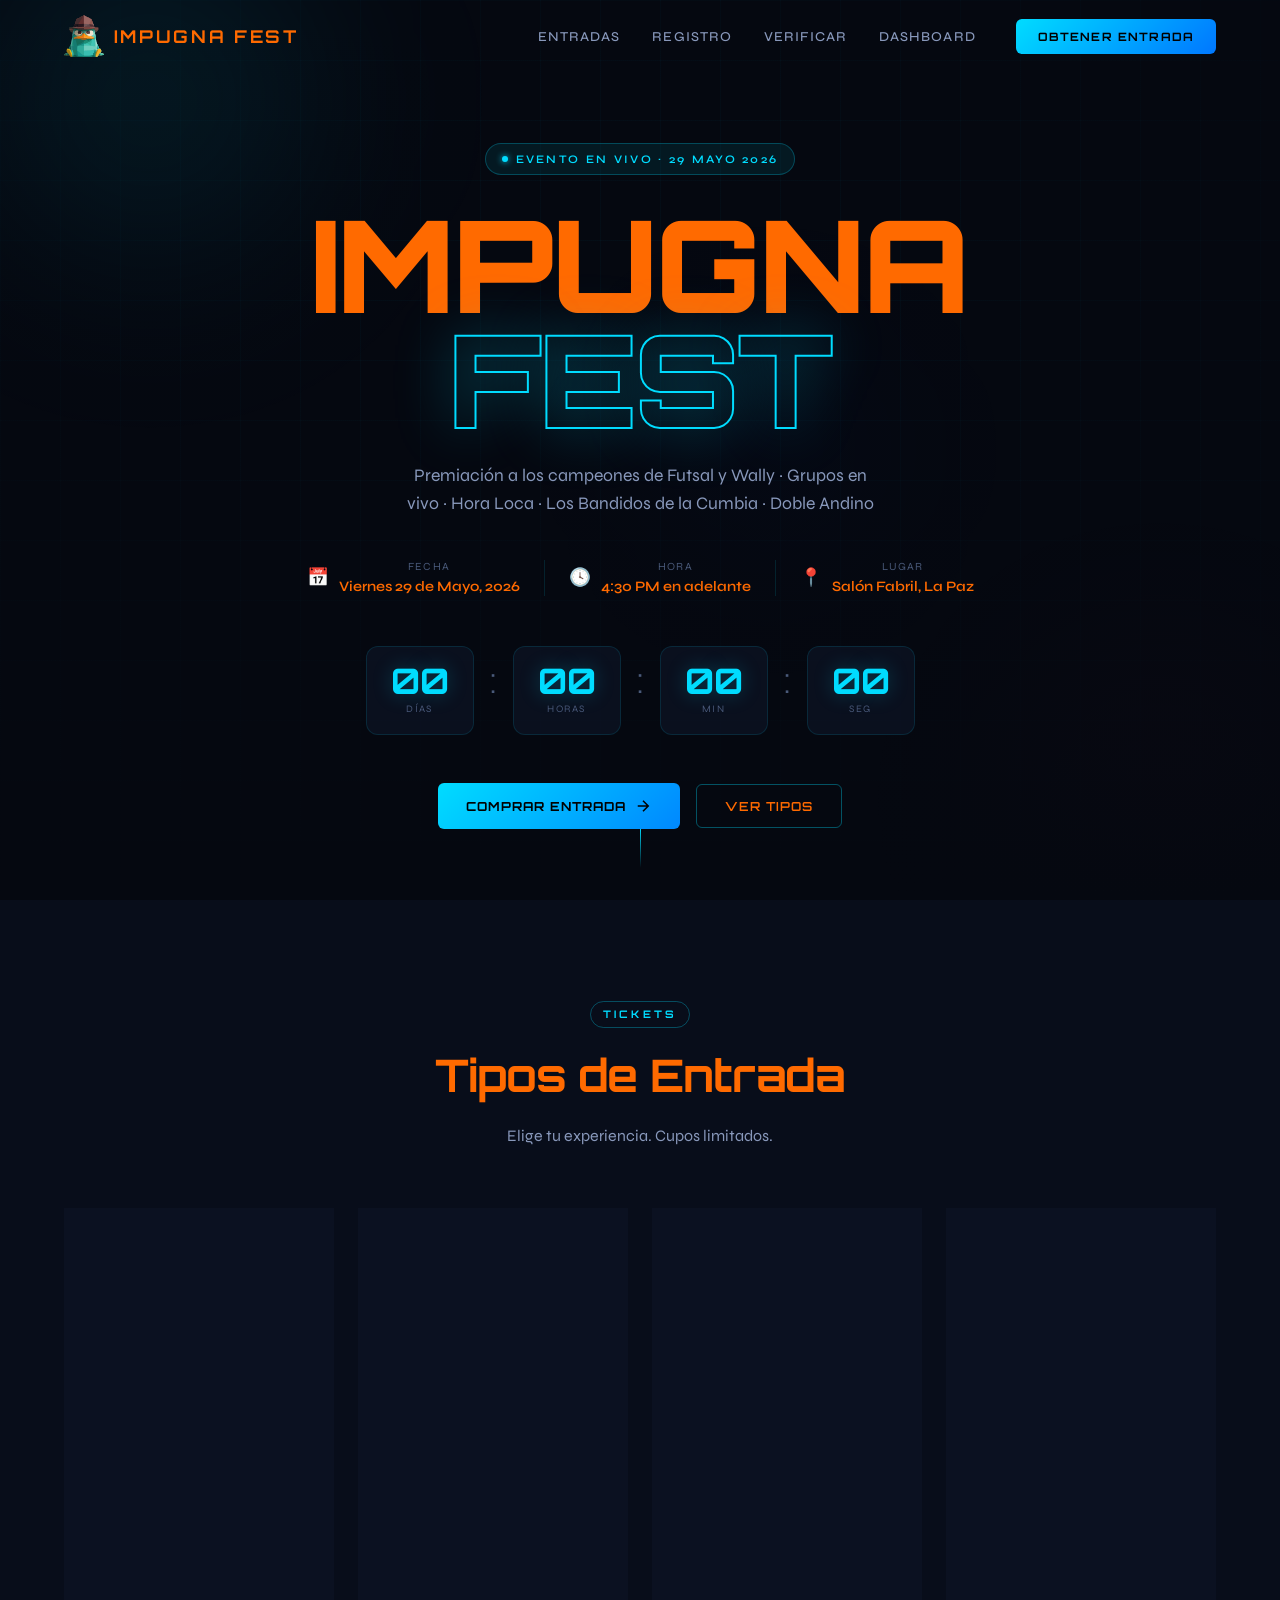
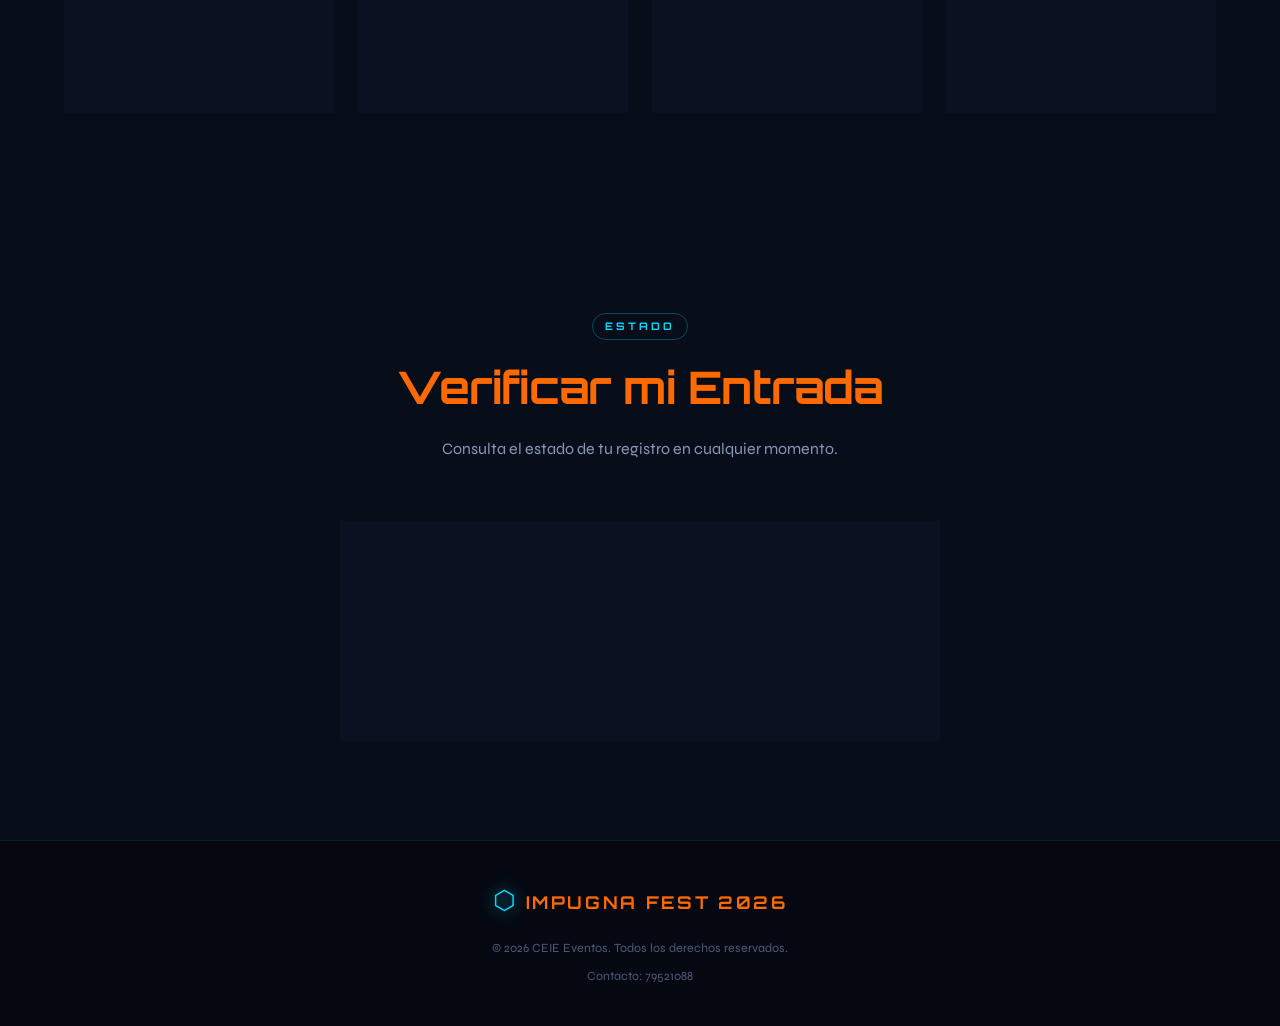
<file: index.html>
<!DOCTYPE html>
<html lang="es">
<head>
  <meta charset="UTF-8" />
  <meta name="viewport" content="width=device-width, initial-scale=1.0" />
  <title>CEIE EVENT — Sistema de Entradas</title>
  <link rel="stylesheet" href="styles.css" />
  <link rel="preconnect" href="https://fonts.googleapis.com" />
  <link rel="preconnect" href="https://fonts.gstatic.com" crossorigin />
  <link href="https://fonts.googleapis.com/css2?family=Orbitron:wght@400;600;700;900&family=Syne:wght@300;400;500;600&display=swap" rel="stylesheet" />
</head>
<body>

  <!-- ═══════════════════════════════ NAVBAR ═══════════════════════════════ -->
<nav class="navbar" id="navbar">
  <div class="nav-inner">
    <div class="nav-logo">
      <img src="logo.svg" alt="Impugna Fest" class="logo-img" />
      <span class="logo-text">IMPUGNA FEST</span>
    </div>
    <ul class="nav-links">
      <li><a href="#entradas">Entradas</a></li>
      <li><a href="#registro">Registro</a></li>
      <li><a href="#verificar">Verificar</a></li>
      <li><a href="dashboard.html" onclick="openDashboard(event)">Dashboard</a></li>

    </ul>
    <button class="nav-cta" onclick="scrollToSection('registro')">Obtener Entrada</button>
    <button class="nav-burger" id="navBurger" aria-label="Menu">
      <span></span><span></span><span></span>
    </button>
  </div>
</nav>
<div class="nav-mobile-menu" id="navMobileMenu">
  <a href="#entradas" onclick="closeMobileMenu()">Entradas</a>
  <a href="#registro" onclick="closeMobileMenu()">Registro</a>
  <a href="#verificar" onclick="closeMobileMenu()">Verificar</a>
  <a href="dashboard.html" onclick="openDashboard(event)">Dashboard</a>

  <button class="nav-mobile-cta" onclick="closeMobileMenu(); scrollToSection('registro')">Obtener Entrada</button>
</div>
  <!-- ═══════════════════════════════ HERO ════════════════════════════════ -->
  <section class="hero" id="hero">
    <div class="hero-bg">
      <div class="hero-grid"></div>
      <div class="hero-orb hero-orb--1"></div>
      <div class="hero-orb hero-orb--2"></div>
      <div class="hero-orb hero-orb--3"></div>
      <div class="hero-lines"></div>
    </div>

<div class="hero-content">
  <div class="hero-badge">
    <span class="badge-dot"></span>
    <span>EVENTO EN VIVO · 29 MAYO 2026</span>
  </div>
  <h1 class="hero-title">
    <span class="title-line">IMPUGNA</span>
    <span class="title-line title-line--accent">FEST</span>
  </h1>
  <p class="hero-subtitle">Premiación a los campeones de Futsal y Wally · Grupos en vivo · Hora Loca · Los Bandidos de la Cumbia · Doble Andino</p>

  <div class="hero-meta">
    <div class="meta-item">
      <span class="meta-icon">📅</span>
      <div>
        <span class="meta-label">Fecha</span>
        <span class="meta-value">Viernes 29 de Mayo, 2026</span>
      </div>
    </div>
    <div class="meta-divider"></div>
    <div class="meta-item">
      <span class="meta-icon">🕓</span>
      <div>
        <span class="meta-label">Hora</span>
        <span class="meta-value">4:30 PM en adelante</span>
      </div>
    </div>
    <div class="meta-divider"></div>
    <div class="meta-item">
      <span class="meta-icon">📍</span>
      <div>
        <span class="meta-label">Lugar</span>
        <span class="meta-value">Salón Fabril, La Paz</span>
      </div>
    </div>
  </div>

  <div class="countdown" id="countdown">
    <div class="countdown-unit">
      <span class="countdown-num" id="cd-days">00</span>
      <span class="countdown-label">días</span>
    </div>
    <span class="countdown-sep">:</span>
    <div class="countdown-unit">
      <span class="countdown-num" id="cd-hours">00</span>
      <span class="countdown-label">horas</span>
    </div>
    <span class="countdown-sep">:</span>
    <div class="countdown-unit">
      <span class="countdown-num" id="cd-mins">00</span>
      <span class="countdown-label">min</span>
    </div>
    <span class="countdown-sep">:</span>
    <div class="countdown-unit">
      <span class="countdown-num" id="cd-secs">00</span>
      <span class="countdown-label">seg</span>
    </div>
  </div>

  <div class="hero-actions">
    <button class="btn-primary" onclick="scrollToSection('registro')">
      <span>Comprar Entrada</span>
      <svg width="18" height="18" viewBox="0 0 24 24" fill="none" stroke="currentColor" stroke-width="2"><path d="M5 12h14M12 5l7 7-7 7"/></svg>
    </button>
    <button class="btn-ghost" onclick="scrollToSection('entradas')">Ver tipos</button>
  </div>
</div>

    <div class="hero-scroll-hint">
      <div class="scroll-arrow"></div>
    </div>
  </section>

  <!-- ════════════════════════════ ENTRADAS ════════════════════════════════ -->
  <section class="section entradas-section" id="entradas">
    <div class="container">
      <div class="section-header">
        <span class="section-tag">TICKETS</span>
        <h2 class="section-title">Tipos de Entrada</h2>
        <p class="section-sub">Elige tu experiencia. Cupos limitados.</p>
      </div>

      <div class="tickets-grid">

        <!-- PROMO -->
<div class="ticket-card ticket-card--preventa" data-type="preventa">
  <div class="ticket-glow"></div>
  <div class="ticket-header">
    <span class="ticket-badge">🔥 PROMO</span>
    <div class="ticket-price">
      <span class="price-amount">25</span>
      <span class="price-currency">Bs.</span>
    </div>
  </div>
  <div class="ticket-perforations"></div>
  <div class="ticket-body">
    <h3 class="ticket-name">2 x 25 — Dúo</h3>
    <p class="ticket-desc">Promo especial: dos entradas por el precio de dos preventa. Se generan 2 seriales.</p>
    <ul class="ticket-features">
      <li><span class="feat-icon">✓</span> 2 accesos al recinto</li>
      <li><span class="feat-icon">✓</span> Zona general</li>
      <li><span class="feat-icon">✓</span> Shows en vivo</li>
      <li><span class="feat-icon">✓</span> Acceso a guardarropía</li>
      <li><span class="feat-icon">✓</span> Acceso a mesa según llegada</li>
    </ul>
    <div class="ticket-availability">
      <div class="availability-bar">
        <div class="availability-fill" style="width: 90%"></div>
      </div>
      <span class="availability-text">10% disponible</span>
    </div>
  </div>
  <button class="ticket-btn" onclick="selectTicket('preventa', 25)">Seleccionar</button>
</div>

        <!-- GENERAL -->
        <div class="ticket-card ticket-card--general" data-type="general">
          <div class="ticket-glow"></div>
          <div class="ticket-header">
            <span class="ticket-badge">⚡ GENERAL</span>
            <div class="ticket-price">
              <span class="price-amount">15</span>
              <span class="price-currency">Bs.</span>
            </div>
          </div>
          <div class="ticket-perforations"></div>
          <div class="ticket-body">
            <h3 class="ticket-name">Acceso Estándar</h3>
            <p class="ticket-desc">Precio regular. Entrada para el evento completo.</p>
            <ul class="ticket-features">
              <li><span class="feat-icon">✓</span> Acceso al recinto</li>
              <li><span class="feat-icon">✓</span> Zona general</li>
              <li><span class="feat-icon">✓</span> Shows en vivo</li>
              <li><span class="feat-icon">✓</span> Acceso a guardarropía</li>
              <li><span class="feat-icon">✓</span> Acceso a mesa según llegada</li>
            </ul>
            <div class="ticket-availability">
              <div class="availability-bar">
                <div class="availability-fill" style="width: 50%"></div>
              </div>
              <span class="availability-text">50% disponible</span>
            </div>
          </div>
          <button class="ticket-btn" onclick="selectTicket('general', 15)">Seleccionar</button>
        </div>
<!-- Preferencial -->
<div class="ticket-card ticket-card--inner" data-type="inner">
  <div class="ticket-glow"></div>
  <div class="ticket-ribbon ticket-ribbon--inner">FREE</div>
  <div class="ticket-header">
    <span class="ticket-badge">🔮 PREFERENCIAL</span>
    <div class="ticket-price">
      <span class="price-amount">—</span>
    </div>
  </div>
  <div class="ticket-perforations"></div>
  <div class="ticket-body">
    <h3 class="ticket-name">Acceso Preferencial</h3>
    <p class="ticket-desc">Solo para invitados personales. Acceso completo sin costo.</p>
    <ul class="ticket-features">
      <li><span class="feat-icon feat-icon--inner">✓</span> Acceso completo</li>
      <li><span class="feat-icon feat-icon--inner">✓</span> Zona preferencial</li>
      <li><span class="feat-icon feat-icon--inner">✓</span> Invitación directa</li>
      <li><span class="feat-icon feat-icon--inner">✓</span> Acceso a guardarropía</li>
    </ul>
    <div class="ticket-availability">
      <div class="availability-bar">
        <div class="availability-fill availability-fill--inner" style="width: 85%"></div>
      </div>
      <span class="availability-text">Cupos muy limitados</span>
    </div>
  </div>
  <button class="ticket-btn ticket-btn--inner" onclick="selectTicket('inner', 0)">Solo invitación</button>
</div>
        <!-- VIP -->
        <div class="ticket-card ticket-card--vip" data-type="vip">
          <div class="ticket-glow"></div>
          <div class="ticket-ribbon">VIP</div>
          <div class="ticket-header">
            <span class="ticket-badge">👑 INVITACIÓN</span>
            <div class="ticket-price">
              <span class="price-amount">—</span>
            </div>
          </div>
          <div class="ticket-perforations"></div>
          <div class="ticket-body">
            <h3 class="ticket-name">Acceso VIP</h3>
            <p class="ticket-desc">Solo por invitación. Experiencia exclusiva y personalizada.</p>
            <ul class="ticket-features">
              <li><span class="feat-icon">✓</span> Zona VIP exclusiva</li>
              <li><span class="feat-icon">✓</span> Atención premier</li>
              <li><span class="feat-icon">✓</span> Guardarropía Gratis</li>
              <li><span class="feat-icon">✓</span> Cortesía de bienvenida</li>
              <li><span class="feat-icon">✓</span> Prioridad total</li>
            </ul>
            <div class="ticket-availability">
              <div class="availability-bar">
                <div class="availability-fill" style="width: 95%"></div>
              </div>
              <span class="availability-text">Solo 5 cupos</span>
            </div>
          </div>
          <button class="ticket-btn ticket-btn--vip" onclick="selectTicket('vip', 0)">Solo invitación</button>
        </div>

      </div>
    </div>
  </section>

<!-- ════════════════════════════ VERIFICAR ═══════════════════════════════ -->
<section class="section verificar-section" id="verificar">
  <div class="container">
    <div class="section-header">
      <span class="section-tag">ESTADO</span>
      <h2 class="section-title">Verificar mi Entrada</h2>
      <p class="section-sub">Consulta el estado de tu registro en cualquier momento.</p>
    </div>
    <div class="verificar-card">
      <div class="form-row">
        <div class="form-group">
          <label for="verSerial">Serial <span class="req">*</span></label>
          <input type="text" id="verSerial" placeholder="Ej: 123XXXXXXXX" autocomplete="off" />
        </div>
        <div class="form-group">
          <label for="verToken">Token Secreto <span class="req">*</span></label>
          <input type="text" id="verToken" placeholder="8 caracteres" maxlength="8" autocomplete="off" />
        </div>
      </div>
      <button class="btn-primary" onclick="verificarEntrada()">
        <span>Consultar Estado</span>
        <svg width="18" height="18" viewBox="0 0 24 24" fill="none" stroke="currentColor" stroke-width="2"><path d="M21 21l-4.35-4.35M17 11A6 6 0 1 1 5 11a6 6 0 0 1 12 0z"/></svg>
      </button>
      <div class="validation-result" id="verResult" style="display:none"></div>
    </div>
  </div>
</section>
  <!-- ════════════════════════════ FOOTER ═════════════════════════════════ -->
  <footer class="footer">
    <div class="container">
      <div class="footer-inner">
        <div class="footer-brand">
          <span class="logo-icon">⬡</span>
          <span class="logo-text">IMPUGNA FEST 2026</span>
        </div>
        <p class="footer-legal">© 2026 CEIE Eventos. Todos los derechos reservados.</p>
                <p class="footer-copy">Contacto: 79521088</p>
      </div>
    </div>
  </footer>

  <!-- ════════════════════════════ LOADER GLOBAL ═══════════════════════════ -->
  <div class="global-loader" id="globalLoader">
    <div class="loader-inner">
      <div class="loader-ring"></div>
      <span class="loader-text">Procesando...</span>
    </div>
  </div>

  <!-- Toast notifications -->
  <div class="toast-container" id="toastContainer"></div>

  <script src="script.js"></script>
</body>
</html>
</file>
<file: styles.css>
/* ─── RESET & VARIABLES ─── */
*, *::before, *::after {
  box-sizing: border-box;
  margin: 0;
  padding: 0;
}

:root {
  --c-bg:         #050810;
  --c-bg-2:       #080d1a;
  --c-bg-3:       #0d1526;
  --c-surface:    rgba(13, 21, 38, 0.7);
  --c-surface-2:  rgba(20, 32, 60, 0.5);
  --c-border:     rgba(0, 220, 255, 0.12);
  --c-border-h:   rgba(0, 220, 255, 0.35);

  --c-cyan:       #00dcff;
  --c-cyan-glow:  rgba(0, 220, 255, 0.25);
  --c-magenta:    #ff2d78;
  --c-magenta-glow: rgba(255, 45, 120, 0.2);
  --c-gold:       #ffd700;
  --c-gold-glow:  rgba(255, 215, 0, 0.2);
  --c-green:      #00ff88;
  --c-green-glow: rgba(0, 255, 136, 0.2);

  --c-text:       #ff6a00;
  --c-text-2:     #8898bb;
  --c-text-3:     #4a5a7a;

  --font-display: 'Orbitron', sans-serif;
  --font-body:    'Syne', sans-serif;

  --radius-sm:    6px;
  --radius-md:    12px;
  --radius-lg:    20px;
  --radius-xl:    28px;

  --nav-h:        72px;
  --transition:   0.3s cubic-bezier(0.4, 0, 0.2, 1);
  /* ── INNER CIRCLE ── */
--c-purple:      #a855f7;
--c-purple-glow: rgba(168, 85, 247, 0.2);
}
/* Logo imagen */
.logo-img {
  height: 42px;
  width: auto;
  object-fit: contain;
  filter: brightness(1.1);
}
html { scroll-behavior: smooth; }

body {
  font-family: var(--font-body);
  background-color: var(--c-bg);
  color: var(--c-text);
  line-height: 1.6;
  overflow-x: hidden;
  -webkit-font-smoothing: antialiased;
}

/* ─── SCROLLBAR ─── */
::-webkit-scrollbar { width: 5px; }
::-webkit-scrollbar-track { background: var(--c-bg-2); }
::-webkit-scrollbar-thumb { background: var(--c-cyan); border-radius: 3px; }

/* ─── CONTAINER ─── */
.container {
  max-width: 1200px;
  margin: 0 auto;
  padding: 0 24px;
}

/* ─── GLASS MIXIN ─── */
.glass {
  background: var(--c-surface);
  border: 1px solid var(--c-border);
  backdrop-filter: blur(20px);
  -webkit-backdrop-filter: blur(20px);
}

/* ══════════════════════════════════════════════════════
   NAVBAR
   ══════════════════════════════════════════════════════ */
.navbar {
  position: fixed;
  top: 0; left: 0; right: 0;
  z-index: 1000;
  height: var(--nav-h);
  transition: var(--transition);
}

.navbar.scrolled {
  background: rgba(5, 8, 16, 0.92);
  backdrop-filter: blur(24px);
  -webkit-backdrop-filter: blur(24px);
  border-bottom: 1px solid var(--c-border);
}

.nav-inner {
  max-width: 1200px;
  margin: 0 auto;
  padding: 0 24px;
  height: 100%;
  display: flex;
  align-items: center;
  gap: 40px;
}

.nav-logo {
  display: flex;
  align-items: center;
  gap: 10px;
  text-decoration: none;
  flex-shrink: 0;
}

.logo-icon {
  font-size: 1.6rem;
  color: var(--c-cyan);
  filter: drop-shadow(0 0 8px var(--c-cyan));
  animation: pulseGlow 3s ease-in-out infinite;
}

.logo-text {
  font-family: var(--font-display);
  font-weight: 700;
  font-size: 1.1rem;
  letter-spacing: 0.15em;
  color: var(--c-text);
}

.nav-links {
  list-style: none;
  display: flex;
  gap: 32px;
  margin-left: auto;
}

.nav-links a {
  text-decoration: none;
  color: var(--c-text-2);
  font-size: 0.85rem;
  font-weight: 500;
  letter-spacing: 0.08em;
  text-transform: uppercase;
  transition: var(--transition);
  position: relative;
}

.nav-links a::after {
  content: '';
  position: absolute;
  bottom: -4px; left: 0;
  width: 0; height: 1px;
  background: var(--c-cyan);
  transition: var(--transition);
}

.nav-links a:hover { color: var(--c-cyan); }
.nav-links a:hover::after { width: 100%; }

.nav-cta {
  background: linear-gradient(135deg, var(--c-cyan), #0077ff);
  border: none;
  color: #000;
  font-family: var(--font-display);
  font-size: 0.72rem;
  font-weight: 700;
  letter-spacing: 0.1em;
  padding: 10px 22px;
  border-radius: var(--radius-sm);
  cursor: pointer;
  transition: var(--transition);
  flex-shrink: 0;
  text-transform: uppercase;
}

.nav-cta:hover {
  transform: translateY(-1px);
  box-shadow: 0 0 20px var(--c-cyan-glow), 0 4px 16px rgba(0,0,0,0.4);
}

.nav-burger {
  display: none;
  flex-direction: column;
  gap: 5px;
  background: none;
  border: none;
  cursor: pointer;
  padding: 8px;
  margin-left: auto;
}

.nav-burger span {
  display: block;
  width: 24px;
  height: 2px;
  background: var(--c-text);
  border-radius: 2px;
  transition: var(--transition);
}

/* ══════════════════════════════════════════════════════
   HERO
   ══════════════════════════════════════════════════════ */
.hero {
  min-height: 100vh;
  display: flex;
  align-items: center;
  justify-content: center;
  position: relative;
  overflow: hidden;
  padding-top: var(--nav-h);
}

.hero-bg {
  position: absolute;
  inset: 0;
  pointer-events: none;
}

.hero-grid {
  position: absolute;
  inset: 0;
  background-image:
    linear-gradient(rgba(0, 220, 255, 0.04) 1px, transparent 1px),
    linear-gradient(90deg, rgba(0, 220, 255, 0.04) 1px, transparent 1px);
  background-size: 60px 60px;
  mask-image: radial-gradient(ellipse 80% 80% at 50% 50%, black 30%, transparent 100%);
}

.hero-orb {
  position: absolute;
  border-radius: 50%;
  filter: blur(80px);
  animation: floatOrb 8s ease-in-out infinite;
}

.hero-orb--1 {
  width: 500px; height: 500px;
  top: -150px; left: -100px;
  background: radial-gradient(circle, rgba(0, 220, 255, 0.12), transparent 70%);
  animation-delay: 0s;
}

.hero-orb--2 {
  width: 400px; height: 400px;
  bottom: -100px; right: -80px;
  background: radial-gradient(circle, rgba(255, 45, 120, 0.1), transparent 70%);
  animation-delay: -3s;
}

.hero-orb--3 {
  width: 300px; height: 300px;
  top: 50%; left: 60%;
  transform: translate(-50%, -50%);
  background: radial-gradient(circle, rgba(0, 77, 255, 0.08), transparent 70%);
  animation-delay: -5s;
}

.hero-lines {
  position: absolute;
  inset: 0;
  background: linear-gradient(180deg, transparent 0%, var(--c-bg) 100%);
}

.hero-content {
  position: relative;
  z-index: 2;
  text-align: center;
  max-width: 800px;
  padding: 60px 24px;
  animation: fadeUp 1s ease both;
}

.hero-badge {
  display: inline-flex;
  align-items: center;
  gap: 8px;
  background: rgba(0, 220, 255, 0.08);
  border: 1px solid rgba(0, 220, 255, 0.25);
  border-radius: 100px;
  padding: 6px 16px;
  font-size: 0.72rem;
  font-weight: 600;
  letter-spacing: 0.2em;
  color: var(--c-cyan);
  text-transform: uppercase;
  margin-bottom: 32px;
  animation: fadeUp 1s ease 0.1s both;
}

.badge-dot {
  width: 6px; height: 6px;
  background: var(--c-cyan);
  border-radius: 50%;
  box-shadow: 0 0 6px var(--c-cyan);
  animation: blink 1.5s ease-in-out infinite;
}

.hero-title {
  font-family: var(--font-display);
  font-weight: 900;
  line-height: 0.9;
  margin-bottom: 24px;
  animation: fadeUp 1s ease 0.2s both;
}

.title-line {
  display: block;
  font-size: clamp(4rem, 12vw, 8rem);
  letter-spacing: -0.02em;
  color: var(--c-text);
}

.title-line--accent {
  color: transparent;
  -webkit-text-stroke: 2px var(--c-cyan);
  text-shadow: 0 0 60px var(--c-cyan-glow);
}

.hero-subtitle {
  font-size: 1.1rem;
  color: var(--c-text-2);
  max-width: 480px;
  margin: 0 auto 40px;
  animation: fadeUp 1s ease 0.3s both;
}

.hero-meta {
  display: flex;
  align-items: center;
  justify-content: center;
  gap: 24px;
  flex-wrap: wrap;
  margin-bottom: 48px;
  animation: fadeUp 1s ease 0.4s both;
}

.meta-item {
  display: flex;
  align-items: center;
  gap: 10px;
}

.meta-icon { font-size: 1.1rem; }

.meta-label {
  display: block;
  font-size: 0.68rem;
  color: var(--c-text-3);
  text-transform: uppercase;
  letter-spacing: 0.1em;
}

.meta-value {
  display: block;
  font-size: 0.9rem;
  font-weight: 600;
  color: var(--c-text);
}

.meta-divider {
  width: 1px;
  height: 36px;
  background: var(--c-border);
}

/* Countdown */
.countdown {
  display: flex;
  align-items: center;
  justify-content: center;
  gap: 16px;
  margin-bottom: 48px;
  animation: fadeUp 1s ease 0.5s both;
}

.countdown-unit {
  display: flex;
  flex-direction: column;
  align-items: center;
  background: var(--c-surface);
  border: 1px solid var(--c-border);
  border-radius: var(--radius-md);
  padding: 16px 24px;
  backdrop-filter: blur(20px);
  min-width: 80px;
}

.countdown-num {
  font-family: var(--font-display);
  font-size: 2.2rem;
  font-weight: 700;
  color: var(--c-cyan);
  text-shadow: 0 0 20px var(--c-cyan-glow);
  line-height: 1;
}

.countdown-label {
  font-size: 0.62rem;
  color: var(--c-text-3);
  text-transform: uppercase;
  letter-spacing: 0.15em;
  margin-top: 4px;
}

.countdown-sep {
  font-family: var(--font-display);
  font-size: 2rem;
  color: var(--c-text-3);
  margin-bottom: 18px;
}

/* Buttons */
.hero-actions {
  display: flex;
  align-items: center;
  justify-content: center;
  gap: 16px;
  flex-wrap: wrap;
  animation: fadeUp 1s ease 0.6s both;
}

.btn-primary {
  display: inline-flex;
  align-items: center;
  gap: 8px;
  background: linear-gradient(135deg, var(--c-cyan), #0088ff);
  color: #000;
  font-family: var(--font-display);
  font-size: 0.78rem;
  font-weight: 700;
  letter-spacing: 0.08em;
  text-transform: uppercase;
  padding: 14px 28px;
  border: none;
  border-radius: var(--radius-sm);
  cursor: pointer;
  transition: var(--transition);
}

.btn-primary:hover {
  transform: translateY(-2px);
  box-shadow: 0 0 30px rgba(0, 220, 255, 0.4), 0 8px 24px rgba(0,0,0,0.4);
}

.btn-primary:active { transform: translateY(0); }

.btn-primary.btn-full { width: 100%; justify-content: center; }

.btn-ghost {
  display: inline-flex;
  align-items: center;
  gap: 8px;
  background: transparent;
  color: var(--c-text);
  font-family: var(--font-display);
  font-size: 0.78rem;
  font-weight: 600;
  letter-spacing: 0.08em;
  text-transform: uppercase;
  padding: 13px 28px;
  border: 1px solid var(--c-border-h);
  border-radius: var(--radius-sm);
  cursor: pointer;
  transition: var(--transition);
}

.btn-ghost:hover {
  border-color: var(--c-cyan);
  color: var(--c-cyan);
  box-shadow: 0 0 16px var(--c-cyan-glow);
}

.hero-scroll-hint {
  position: absolute;
  bottom: 32px;
  left: 50%;
  transform: translateX(-50%);
  display: flex;
  flex-direction: column;
  align-items: center;
  gap: 8px;
  color: var(--c-text-3);
  font-size: 0.68rem;
  letter-spacing: 0.2em;
  text-transform: uppercase;
  animation: fadeIn 2s ease 1.5s both;
}

.scroll-arrow {
  width: 1px;
  height: 40px;
  background: linear-gradient(to bottom, var(--c-cyan), transparent);
  animation: scrollPulse 2s ease-in-out infinite;
}

/* ══════════════════════════════════════════════════════
   SECTION BASE
   ══════════════════════════════════════════════════════ */
.section { padding: 100px 0; }

.section-header {
  text-align: center;
  margin-bottom: 60px;
}

.section-tag {
  display: inline-block;
  font-family: var(--font-display);
  font-size: 0.65rem;
  font-weight: 700;
  letter-spacing: 0.3em;
  color: var(--c-cyan);
  text-transform: uppercase;
  margin-bottom: 12px;
  padding: 4px 12px;
  border: 1px solid rgba(0, 220, 255, 0.3);
  border-radius: 100px;
}

.section-title {
  font-family: var(--font-display);
  font-size: clamp(1.8rem, 4vw, 2.8rem);
  font-weight: 700;
  letter-spacing: -0.02em;
  margin-bottom: 12px;
}

.section-sub {
  color: var(--c-text-2);
  font-size: 1rem;
}

/* ══════════════════════════════════════════════════════
   TICKETS
   ══════════════════════════════════════════════════════ */
.entradas-section { background: var(--c-bg-2); }

.tickets-grid {
  display: grid;
  grid-template-columns: repeat(4, 1fr);
  gap: 24px;
}

.ticket-card {
  position: relative;
  background: var(--c-surface);
  border: 1px solid var(--c-border);
  border-radius: var(--radius-lg);
  overflow: hidden;
  backdrop-filter: blur(20px);
  transition: var(--transition);
  display: flex;
  flex-direction: column;
}

.ticket-card:hover {
  transform: translateY(-8px);
  border-color: var(--c-border-h);
}

.ticket-card--preventa:hover { box-shadow: 0 20px 60px rgba(0, 220, 255, 0.15); }
.ticket-card--general:hover  { box-shadow: 0 20px 60px rgba(0, 140, 255, 0.15); }
.ticket-card--vip:hover      { box-shadow: 0 20px 60px rgba(255, 215, 0, 0.15); }

.ticket-card--vip { border-color: rgba(255, 215, 0, 0.2); }

.ticket-glow {
  position: absolute;
  top: 0; left: 0; right: 0;
  height: 1px;
}

.ticket-card--preventa .ticket-glow { background: linear-gradient(90deg, transparent, var(--c-cyan), transparent); }
.ticket-card--general  .ticket-glow { background: linear-gradient(90deg, transparent, #0088ff, transparent); }
.ticket-card--vip      .ticket-glow { background: linear-gradient(90deg, transparent, var(--c-gold), transparent); }

.ticket-ribbon {
  position: absolute;
  top: 16px; right: -24px;
  background: var(--c-gold);
  color: #000;
  font-family: var(--font-display);
  font-size: 0.6rem;
  font-weight: 700;
  letter-spacing: 0.15em;
  padding: 4px 32px;
  transform: rotate(30deg);
}

.ticket-header {
  display: flex;
  justify-content: space-between;
  align-items: flex-start;
  padding: 24px 24px 16px;
}

.ticket-badge {
  font-size: 0.7rem;
  font-weight: 600;
  letter-spacing: 0.1em;
  color: var(--c-text-2);
  text-transform: uppercase;
}

.ticket-price {
  display: flex;
  align-items: baseline;
  gap: 4px;
}

.price-amount {
  font-family: var(--font-display);
  font-size: 2.2rem;
  font-weight: 900;
  color: var(--c-text);
}

.ticket-card--vip .price-amount { font-size: 1.8rem; color: var(--c-text-2); }

.price-currency {
  font-size: 0.9rem;
  color: var(--c-text-2);
  font-weight: 500;
}

.ticket-perforations {
  height: 1px;
  background: repeating-linear-gradient(
    90deg,
    var(--c-border) 0px,
    var(--c-border) 8px,
    transparent 8px,
    transparent 16px
  );
  margin: 0 20px;
  position: relative;
}

.ticket-perforations::before,
.ticket-perforations::after {
  content: '';
  position: absolute;
  top: -8px;
  width: 16px; height: 16px;
  background: var(--c-bg);
  border-radius: 50%;
}

.ticket-perforations::before { left: -28px; }
.ticket-perforations::after  { right: -28px; }

.ticket-body {
  padding: 20px 24px;
  flex: 1;
  display: flex;
  flex-direction: column;
  gap: 12px;
}

.ticket-name {
  font-family: var(--font-display);
  font-size: 1rem;
  font-weight: 600;
  letter-spacing: 0.05em;
}

.ticket-desc {
  font-size: 0.85rem;
  color: var(--c-text-2);
  line-height: 1.5;
}

.ticket-features {
  list-style: none;
  display: flex;
  flex-direction: column;
  gap: 8px;
  flex: 1;
}

.ticket-features li {
  display: flex;
  align-items: center;
  gap: 8px;
  font-size: 0.85rem;
  color: var(--c-text-2);
}

.feat-icon {
  color: var(--c-cyan);
  font-weight: 700;
  flex-shrink: 0;
}

.ticket-card--vip .feat-icon { color: var(--c-gold); }

.ticket-availability { margin-top: auto; }

.availability-bar {
  height: 4px;
  background: rgba(255,255,255,0.08);
  border-radius: 2px;
  overflow: hidden;
  margin-bottom: 6px;
}

.availability-fill {
  height: 100%;
  background: linear-gradient(90deg, var(--c-cyan), #0088ff);
  border-radius: 2px;
  transition: width 1s ease;
}

.ticket-card--vip .availability-fill { background: linear-gradient(90deg, var(--c-gold), #ff8800); }

.availability-text {
  font-size: 0.72rem;
  color: var(--c-text-3);
}

.ticket-btn {
  display: block;
  width: calc(100% - 48px);
  margin: 0 24px 24px;
  padding: 12px;
  background: transparent;
  border: 1px solid var(--c-border-h);
  border-radius: var(--radius-sm);
  color: var(--c-text);
  font-family: var(--font-display);
  font-size: 0.72rem;
  font-weight: 700;
  letter-spacing: 0.1em;
  text-transform: uppercase;
  cursor: pointer;
  transition: var(--transition);
}

.ticket-card--preventa .ticket-btn:hover {
  background: var(--c-cyan);
  border-color: var(--c-cyan);
  color: #000;
  box-shadow: 0 0 20px var(--c-cyan-glow);
}

.ticket-card--general .ticket-btn:hover {
  background: #0088ff;
  border-color: #0088ff;
  color: #fff;
  box-shadow: 0 0 20px rgba(0, 136, 255, 0.3);
}

.ticket-btn--vip {
  border-color: rgba(255, 215, 0, 0.3);
  color: var(--c-gold);
}

.ticket-btn--vip:hover {
  background: var(--c-gold) !important;
  border-color: var(--c-gold) !important;
  color: #000 !important;
  box-shadow: 0 0 20px var(--c-gold-glow) !important;
}

/* ══════════════════════════════════════════════════════
   REGISTRO
   ══════════════════════════════════════════════════════ */
.registro-section { background: var(--c-bg); }

/* Tabs */
.reg-tabs {
  display: grid;
  grid-template-columns: 1fr 1fr;
  gap: 12px;
  max-width: 700px;
  margin: 0 auto 40px;
}

.reg-tab {
  display: flex;
  align-items: center;
  gap: 14px;
  padding: 20px 24px;
  background: var(--c-surface);
  border: 2px solid var(--c-border);
  border-radius: var(--radius-md);
  cursor: pointer;
  transition: var(--transition);
  text-align: left;
  backdrop-filter: blur(20px);
}

.reg-tab:hover { border-color: var(--c-border-h); }

.reg-tab.active {
  border-color: var(--c-cyan);
  background: rgba(0, 220, 255, 0.06);
  box-shadow: 0 0 24px rgba(0, 220, 255, 0.1);
}

.tab-icon { font-size: 1.6rem; }

.tab-title {
  display: block;
  font-family: var(--font-display);
  font-size: 0.82rem;
  font-weight: 600;
  letter-spacing: 0.06em;
  color: var(--c-text);
  margin-bottom: 2px;
}

.tab-sub {
  display: block;
  font-size: 0.75rem;
  color: var(--c-text-2);
}

/* Panels */
.reg-panel { display: none; }
.reg-panel.active { display: block; }

/* Card */
.reg-card {
  background: var(--c-surface);
  border: 1px solid var(--c-border);
  border-radius: var(--radius-xl);
  padding: 40px;
  backdrop-filter: blur(24px);
  max-width: 900px;
  margin: 0 auto;
}

.reg-card-header {
  display: flex;
  align-items: flex-start;
  gap: 16px;
  margin-bottom: 28px;
}

.reg-card-icon { font-size: 2rem; }

.reg-card-header h3 {
  font-family: var(--font-display);
  font-size: 1.1rem;
  font-weight: 600;
  letter-spacing: 0.04em;
  margin-bottom: 4px;
}

.reg-card-header p {
  color: var(--c-text-2);
  font-size: 0.88rem;
}

/* Info box */
.info-box {
  display: flex;
  gap: 12px;
  background: rgba(0, 220, 255, 0.05);
  border: 1px solid rgba(0, 220, 255, 0.15);
  border-radius: var(--radius-md);
  padding: 16px;
  margin-bottom: 32px;
}

.info-icon { font-size: 1.1rem; flex-shrink: 0; }

.info-box p {
  font-size: 0.85rem;
  color: var(--c-text-2);
  line-height: 1.5;
}

.info-box strong { color: var(--c-cyan); }

/* Form */
.reg-form { display: flex; flex-direction: column; gap: 20px; }

.form-row {
  display: grid;
  grid-template-columns: 1fr 1fr;
  gap: 20px;
}

.form-group {
  display: flex;
  flex-direction: column;
  gap: 8px;
}

.form-group label {
  font-size: 0.78rem;
  font-weight: 600;
  color: var(--c-text-2);
  letter-spacing: 0.06em;
  text-transform: uppercase;
  display: flex;
  align-items: center;
  gap: 6px;
}

.req { color: var(--c-cyan); }

.label-hint {
  font-size: 0.68rem;
  color: var(--c-text-3);
  font-weight: 400;
  text-transform: none;
  letter-spacing: 0;
  margin-left: auto;
}

.form-group input,
.form-group select {
  background: rgba(255,255,255,0.04);
  border: 1px solid var(--c-border);
  border-radius: var(--radius-sm);
  padding: 12px 16px;
  color: var(--c-text);
  font-family: var(--font-body);
  font-size: 0.9rem;
  transition: var(--transition);
  outline: none;
}

.form-group input::placeholder { color: var(--c-text-3); }

.form-group input:focus {
  border-color: var(--c-cyan);
  background: rgba(0, 220, 255, 0.04);
  box-shadow: 0 0 0 3px rgba(0, 220, 255, 0.08);
}

/* File upload */
.file-upload {
  border: 2px dashed var(--c-border);
  border-radius: var(--radius-md);
  padding: 24px;
  cursor: pointer;
  transition: var(--transition);
  text-align: center;
}

.file-upload:hover { border-color: var(--c-border-h); background: rgba(0, 220, 255, 0.03); }
.file-upload.has-file { border-color: var(--c-green); background: rgba(0, 255, 136, 0.04); }

.file-upload-content { display: flex; flex-direction: column; align-items: center; gap: 4px; }
.file-upload-icon { font-size: 1.5rem; }
.file-upload-text { font-size: 0.85rem; font-weight: 600; color: var(--c-text); }
.file-upload-hint { font-size: 0.72rem; color: var(--c-text-3); }

.form-actions { margin-top: 8px; }

/* Validation result */
.validation-result {
  margin-top: 20px;
  padding: 16px 20px;
  border-radius: var(--radius-md);
  display: flex;
  align-items: center;
  gap: 12px;
  font-weight: 600;
  font-size: 0.9rem;
}

.validation-result.success {
  background: rgba(0, 255, 136, 0.08);
  border: 1px solid rgba(0, 255, 136, 0.3);
  color: var(--c-green);
}

.validation-result.error {
  background: rgba(255, 45, 120, 0.08);
  border: 1px solid rgba(255, 45, 120, 0.3);
  color: var(--c-magenta);
}

.validation-result.warning {
  background: rgba(255, 165, 0, 0.08);
  border: 1px solid rgba(255, 165, 0, 0.3);
  color: #ffa500;
}

/* Online Steps */
.online-step { display: none; }
.online-step.active { display: flex; flex-direction: column; gap: 24px; }

.step-indicator {
  display: flex;
  align-items: center;
  gap: 0;
  margin-bottom: 4px;
}

.step-dot {
  width: 12px; height: 12px;
  border-radius: 50%;
  background: var(--c-border);
  border: 2px solid var(--c-text-3);
  transition: var(--transition);
}

.step-dot.active {
  background: var(--c-cyan);
  border-color: var(--c-cyan);
  box-shadow: 0 0 10px var(--c-cyan-glow);
}

.step-dot.done {
  background: var(--c-green);
  border-color: var(--c-green);
}

.step-line {
  flex: 1;
  height: 2px;
  background: var(--c-border);
}

.step-label-row {
  display: flex;
  justify-content: space-between;
  margin-bottom: 8px;
}

.step-label {
  font-size: 0.68rem;
  color: var(--c-text-3);
  letter-spacing: 0.1em;
  text-transform: uppercase;
}

.step-label.active { color: var(--c-cyan); }

.step-title {
  font-family: var(--font-display);
  font-size: 1rem;
  font-weight: 600;
  letter-spacing: 0.04em;
}

/* Online ticket selector */
.online-ticket-selector { display: flex; flex-direction: column; gap: 12px; }

.online-ticket {
  display: flex;
  align-items: center;
  gap: 16px;
  padding: 16px 20px;
  background: rgba(255,255,255,0.03);
  border: 2px solid var(--c-border);
  border-radius: var(--radius-md);
  cursor: pointer;
  transition: var(--transition);
}

.online-ticket:hover { border-color: var(--c-border-h); }

.online-ticket.selected {
  border-color: var(--c-cyan);
  background: rgba(0, 220, 255, 0.06);
}

.ot-info { display: flex; flex-direction: column; gap: 2px; flex: 1; }

.ot-badge {
  font-size: 0.65rem;
  font-weight: 700;
  letter-spacing: 0.15em;
  color: var(--c-cyan);
  text-transform: uppercase;
}

.ot-badge--general { color: #0088ff; }

.ot-name { font-size: 0.9rem; font-weight: 600; color: var(--c-text); }

.ot-price {
  font-family: var(--font-display);
  font-size: 1.2rem;
  font-weight: 700;
  color: var(--c-text);
  margin-left: auto;
}

.ot-check {
  width: 24px; height: 24px;
  border: 2px solid var(--c-border);
  border-radius: 50%;
  display: flex;
  align-items: center;
  justify-content: center;
  font-size: 0.8rem;
  color: transparent;
  transition: var(--transition);
}

.online-ticket.selected .ot-check {
  background: var(--c-cyan);
  border-color: var(--c-cyan);
  color: #000;
  font-weight: 700;
}

/* Selected ticket summary */
.selected-ticket-summary {
  display: flex;
  align-items: center;
  gap: 10px;
  padding: 12px 16px;
  background: rgba(0, 220, 255, 0.05);
  border: 1px solid rgba(0, 220, 255, 0.15);
  border-radius: var(--radius-md);
  font-size: 0.85rem;
  color: var(--c-text-2);
}

.summary-icon { font-size: 1.1rem; }

/* Payment box */
.payment-box {
  display: grid;
  grid-template-columns: 1fr 1fr;
  gap: 24px;
  align-items: center;
}

.payment-qr-area {
  display: flex;
  justify-content: center;
}

.qr-placeholder {
  display: flex;
  flex-direction: column;
  align-items: center;
  gap: 8px;
}

.qr-mock {
  width: 160px; height: 160px;
  background: #fff;
  border-radius: 12px;
  padding: 16px;
  position: relative;
  display: grid;
  grid-template-columns: 1fr 1fr;
}

.qr-mock--small {
  width: 100px; height: 100px;
  padding: 10px;
}

.qr-corner {
  width: 30px; height: 30px;
  border: 4px solid #000;
  position: absolute;
}

.qr-mock--small .qr-corner { width: 18px; height: 18px; border-width: 3px; }

.qr-corner--tl { top: 12px; left: 12px; border-right: none; border-bottom: none; }
.qr-corner--tr { top: 12px; right: 12px; border-left: none; border-bottom: none; }
.qr-corner--bl { bottom: 12px; left: 12px; border-right: none; border-top: none; }

.qr-inner-grid {
  position: absolute;
  top: 50%; left: 50%;
  transform: translate(-50%, -50%);
  width: 60px; height: 60px;
  background: repeating-linear-gradient(
    45deg,
    #000 0px, #000 4px,
    #fff 4px, #fff 8px
  );
  opacity: 0.4;
}

.qr-mock--small .qr-inner-grid { width: 36px; height: 36px; }

.qr-label {
  font-family: var(--font-display);
  font-size: 0.72rem;
  font-weight: 600;
  letter-spacing: 0.1em;
  color: var(--c-text);
  text-transform: uppercase;
}

.qr-sublabel { font-size: 0.72rem; color: var(--c-text-3); }

.payment-info { display: flex; flex-direction: column; gap: 16px; }

.payment-detail {
  display: flex;
  flex-direction: column;
  gap: 2px;
  padding: 12px 0;
  border-bottom: 1px solid var(--c-border);
}

.pd-label { font-size: 0.68rem; color: var(--c-text-3); text-transform: uppercase; letter-spacing: 0.1em; }

.pd-value { font-size: 1rem; font-weight: 600; color: var(--c-text); }

/* Generated ticket */
.ticket-generated { display: flex; flex-direction: column; gap: 24px; }

.tg-header { text-align: center; }

.tg-check-icon {
  width: 64px; height: 64px;
  background: linear-gradient(135deg, var(--c-green), #00aa55);
  border-radius: 50%;
  display: flex;
  align-items: center;
  justify-content: center;
  font-size: 1.8rem;
  font-weight: 700;
  color: #000;
  margin: 0 auto 16px;
  box-shadow: 0 0 30px var(--c-green-glow);
  animation: scaleIn 0.5s cubic-bezier(0.175, 0.885, 0.32, 1.275) both;
}

.tg-header h4 {
  font-family: var(--font-display);
  font-size: 1.2rem;
  font-weight: 700;
  color: var(--c-green);
  margin-bottom: 4px;
}

.tg-header p { font-size: 0.85rem; color: var(--c-text-2); }

.tg-ticket {
  background: var(--c-bg-3);
  border: 1px solid rgba(0, 255, 136, 0.2);
  border-radius: var(--radius-lg);
  overflow: hidden;
  box-shadow: 0 0 40px rgba(0, 255, 136, 0.08);
}

.tg-ticket-top {
  background: linear-gradient(135deg, #0d2040, #0a1830);
  padding: 20px 24px;
  text-align: center;
}

.tg-event {
  font-family: var(--font-display);
  font-size: 0.9rem;
  font-weight: 700;
  letter-spacing: 0.15em;
  color: var(--c-cyan);
  text-shadow: 0 0 10px var(--c-cyan-glow);
}

.tg-date { font-size: 0.78rem; color: var(--c-text-2); margin-top: 4px; }

.tg-perforations {
  height: 1px;
  background: repeating-linear-gradient(90deg, rgba(0,255,136,0.2) 0px, rgba(0,255,136,0.2) 8px, transparent 8px, transparent 16px);
  margin: 0 16px;
}

.tg-ticket-bottom {
  padding: 24px;
  display: grid;
  grid-template-columns: 1fr auto;
  gap: 24px;
  align-items: center;
}

.tg-fields { display: flex; flex-direction: column; gap: 12px; }

.tg-field { display: flex; flex-direction: column; gap: 2px; }

.tg-field-label { font-size: 0.65rem; color: var(--c-text-3); text-transform: uppercase; letter-spacing: 0.15em; }

.tg-field-value { font-size: 0.9rem; font-weight: 600; color: var(--c-text); }

.tg-serial {
  font-family: var(--font-display);
  font-size: 0.85rem;
  color: var(--c-cyan);
  letter-spacing: 0.1em;
}

.tg-token {
  font-family: var(--font-display);
  font-size: 0.85rem;
  color: var(--c-gold);
  letter-spacing: 0.1em;
}

.tg-qr-area { text-align: center; }
.tg-qr-label { font-size: 0.65rem; color: var(--c-text-3); text-transform: uppercase; letter-spacing: 0.1em; margin-top: 6px; }

.tg-warning {
  display: flex;
  gap: 10px;
  padding: 12px 16px;
  background: rgba(255, 215, 0, 0.05);
  border: 1px solid rgba(255, 215, 0, 0.2);
  border-radius: var(--radius-md);
  font-size: 0.82rem;
  color: rgba(255, 215, 0, 0.8);
}
.verificar-section { background: var(--c-bg-2); }

.verificar-card {
  max-width: 600px;
  margin: 0 auto;
  background: var(--c-surface);
  border: 1px solid var(--c-border);
  border-radius: var(--radius-xl);
  padding: 40px;
  backdrop-filter: blur(24px);
  display: flex;
  flex-direction: column;
  gap: 20px;
}
/* ══════════════════════════════════════════════════════
   FOOTER
   ══════════════════════════════════════════════════════ */
.footer {
  background: var(--c-bg);
  border-top: 1px solid var(--c-border);
  padding: 40px 0;
}

.footer-inner { text-align: center; display: flex; flex-direction: column; align-items: center; gap: 8px; }

.footer-brand {
  display: flex;
  align-items: center;
  gap: 10px;
  margin-bottom: 8px;
}

.footer-copy, .footer-legal { font-size: 0.78rem; color: var(--c-text-3); }

/* ══════════════════════════════════════════════════════
   LOADER GLOBAL
   ══════════════════════════════════════════════════════ */
.global-loader {
  position: fixed;
  inset: 0;
  background: rgba(5, 8, 16, 0.85);
  backdrop-filter: blur(8px);
  display: flex;
  align-items: center;
  justify-content: center;
  z-index: 9999;
  opacity: 0;
  pointer-events: none;
  transition: opacity 0.3s;
}

.global-loader.active { opacity: 1; pointer-events: all; }

.loader-inner { display: flex; flex-direction: column; align-items: center; gap: 16px; }

.loader-ring {
  width: 48px; height: 48px;
  border: 3px solid rgba(0, 220, 255, 0.15);
  border-top-color: var(--c-cyan);
  border-radius: 50%;
  animation: spin 0.8s linear infinite;
}

.loader-text {
  font-family: var(--font-display);
  font-size: 0.75rem;
  letter-spacing: 0.2em;
  color: var(--c-cyan);
  text-transform: uppercase;
}

/* ══════════════════════════════════════════════════════
   TOAST
   ══════════════════════════════════════════════════════ */
.toast-container {
  position: fixed;
  bottom: 24px; right: 24px;
  z-index: 10000;
  display: flex;
  flex-direction: column;
  gap: 10px;
}

.toast {
  display: flex;
  align-items: center;
  gap: 10px;
  padding: 14px 18px;
  background: var(--c-bg-3);
  border: 1px solid var(--c-border);
  border-radius: var(--radius-md);
  backdrop-filter: blur(20px);
  font-size: 0.85rem;
  font-weight: 500;
  color: var(--c-text);
  min-width: 280px;
  max-width: 380px;
  box-shadow: 0 8px 32px rgba(0,0,0,0.4);
  animation: slideInRight 0.4s ease both;
}

.toast.toast-success { border-color: rgba(0,255,136,0.3); }
.toast.toast-error   { border-color: rgba(255,45,120,0.3); }
.toast.toast-info    { border-color: rgba(0,220,255,0.3); }

/* ══════════════════════════════════════════════════════
   ANIMATIONS
   ══════════════════════════════════════════════════════ */
@keyframes fadeUp {
  from { opacity: 0; transform: translateY(30px); }
  to   { opacity: 1; transform: translateY(0); }
}

@keyframes fadeIn {
  from { opacity: 0; }
  to   { opacity: 1; }
}

@keyframes floatOrb {
  0%, 100% { transform: translateY(0) scale(1); }
  50%       { transform: translateY(-30px) scale(1.05); }
}

@keyframes pulseGlow {
  0%, 100% { filter: drop-shadow(0 0 8px var(--c-cyan)); }
  50%       { filter: drop-shadow(0 0 18px var(--c-cyan)); }
}

@keyframes blink {
  0%, 100% { opacity: 1; }
  50%       { opacity: 0.3; }
}

@keyframes scrollPulse {
  0%, 100% { opacity: 0.3; transform: scaleY(1); }
  50%       { opacity: 1; transform: scaleY(1.2); }
}

@keyframes spin {
  to { transform: rotate(360deg); }
}

@keyframes scaleIn {
  from { transform: scale(0); opacity: 0; }
  to   { transform: scale(1); opacity: 1; }
}

@keyframes slideInRight {
  from { transform: translateX(100%); opacity: 0; }
  to   { transform: translateX(0); opacity: 1; }
}

@keyframes countUp {
  from { opacity: 0; transform: translateY(10px); }
  to   { opacity: 1; transform: translateY(0); }
}

/* ══════════════════════════════════════════════════════
   RESPONSIVE
   ══════════════════════════════════════════════════════ */
@media (max-width: 1024px) {
 .tickets-grid { grid-template-columns: 2fr 1fr; }
}

@media (max-width: 768px) {
  .nav-links, .nav-cta { display: none; }
  .nav-burger { display: flex; }

  .hero-meta { flex-direction: column; gap: 12px; }
  .meta-divider { display: none; }

  .countdown { gap: 8px; }
  .countdown-unit { min-width: 64px; padding: 12px 16px; }
  .countdown-num { font-size: 1.6rem; }

  .tickets-grid { grid-template-columns: 1fr; }

  .reg-tabs { grid-template-columns: 1fr; }

  .form-row { grid-template-columns: 1fr; }

  .payment-box { grid-template-columns: 1fr; }

  .reg-card { padding: 24px; }

  .tg-ticket-bottom { grid-template-columns: 1fr; }

  .kpi-grid { grid-template-columns: 1fr 1fr; }

  .section { padding: 60px 0; }
}

@media (max-width: 480px) {

  .countdown { flex-wrap: wrap; }
  .countdown-sep { display: none; }
  .hero-actions { flex-direction: column; width: 100%; }
  .btn-primary, .btn-ghost { width: 100%; justify-content: center; }
}
.nav-mobile-menu {
  display: none;
  flex-direction: column;
  gap: 0;
  position: fixed;
  top: var(--nav-h);
  left: 0; right: 0;
  background: rgba(5, 8, 16, 0.97);
  border-bottom: 1px solid var(--c-border);
  backdrop-filter: blur(24px);
  z-index: 999;
  padding: 16px 24px 24px;
  animation: fadeUp 0.25s ease both;
}

.nav-mobile-menu.open { display: flex; }

.nav-mobile-menu a {
  text-decoration: none;
  color: var(--c-text-2);
  font-size: 1rem;
  font-weight: 500;
  padding: 16px 0;
  border-bottom: 1px solid var(--c-border);
  transition: var(--transition);
}

.nav-mobile-menu a:hover { color: var(--c-cyan); }

.nav-mobile-cta {
  margin-top: 16px;
  background: linear-gradient(135deg, var(--c-cyan), #0077ff);
  border: none;
  color: #000;
  font-family: var(--font-display);
  font-size: 0.78rem;
  font-weight: 700;
  letter-spacing: 0.1em;
  padding: 14px;
  border-radius: var(--radius-sm);
  cursor: pointer;
  text-transform: uppercase;
}
.btn-back {
  display: inline-flex;
  align-items: center;
  gap: 6px;
  background: transparent;
  border: 1px solid var(--c-border);
  color: var(--c-text-2);
  font-family: var(--font-display);
  font-size: 0.68rem;
  font-weight: 600;
  letter-spacing: 0.08em;
  padding: 8px 16px;
  border-radius: var(--radius-sm);
  cursor: pointer;
  transition: var(--transition);
  text-transform: uppercase;
  align-self: flex-start;
}

.btn-back:hover {
  border-color: var(--c-cyan);
  color: var(--c-cyan);
}
.ticket-card--inner { border-color: rgba(168, 85, 247, 0.2); }

.ticket-card--inner .ticket-glow {
  background: linear-gradient(90deg, transparent, #a855f7, transparent);
}

.ticket-card--inner:hover {
  box-shadow: 0 20px 60px rgba(168, 85, 247, 0.15);
}

.ticket-ribbon--inner {
  background: #a855f7;
  color: #fff;
}

.feat-icon--inner { color: #a855f7; }

.availability-fill--inner {
  background: linear-gradient(90deg, #a855f7, #7c3aed);
}

.ticket-btn--inner {
  border-color: rgba(168, 85, 247, 0.3);
  color: #a855f7;
}

.ticket-btn--inner:hover {
  background: #a855f7 !important;
  border-color: #a855f7 !important;
  color: #fff !important;
  box-shadow: 0 0 20px rgba(168, 85, 247, 0.3) !important;
}
/* Staff type tabs */
.staff-type-tabs {
  display: flex;
  gap: 8px;
  margin-bottom: 12px;
  flex-wrap: wrap;
}

.stt-btn {
  flex: 1;
  min-width: 120px;
  padding: 10px 16px;
  background: rgba(255,255,255,0.03);
  border: 1px solid var(--c-border);
  border-radius: var(--radius-md);
  color: var(--c-text-2);
  font-family: var(--font-display);
  font-size: 0.68rem;
  font-weight: 700;
  letter-spacing: 0.08em;
  text-transform: uppercase;
  cursor: pointer;
  transition: var(--transition);
}

.stt-btn:hover { border-color: var(--c-border-h); color: var(--c-text); }

.stt-btn.active {
  background: rgba(255,106,0,0.1);
  border-color: var(--c-accent);
  color: var(--c-accent);
  box-shadow: 0 0 12px rgba(255,106,0,0.15);
}

.staff-type-info {
  display: flex;
  align-items: center;
  gap: 8px;
  padding: 10px 14px;
  background: rgba(255,106,0,0.05);
  border: 1px solid rgba(255,106,0,0.15);
  border-radius: var(--radius-md);
  margin-bottom: 24px;
  font-size: 0.82rem;
  color: var(--c-text-2);
}

.sti-dot {
  width: 8px; height: 8px;
  border-radius: 50%;
  background: var(--c-accent);
  box-shadow: 0 0 6px var(--c-accent);
  flex-shrink: 0;
  animation: blink 1.5s ease-in-out infinite;
}
.btn-download {
  display: inline-flex;
  align-items: center;
  gap: 8px;
  background: linear-gradient(135deg, #ff6a00, #ff3c00);
  border: none;
  color: #fff;
  font-family: var(--font-display);
  font-size: 0.72rem;
  font-weight: 700;
  letter-spacing: 0.1em;
  padding: 10px 20px;
  border-radius: var(--radius-sm);
  cursor: pointer;
  transition: var(--transition);
  text-transform: uppercase;
  align-self: flex-start;
}

.btn-download:hover {
  transform: translateY(-2px);
  box-shadow: 0 0 20px rgba(255,106,0,0.4);
}
</file>
